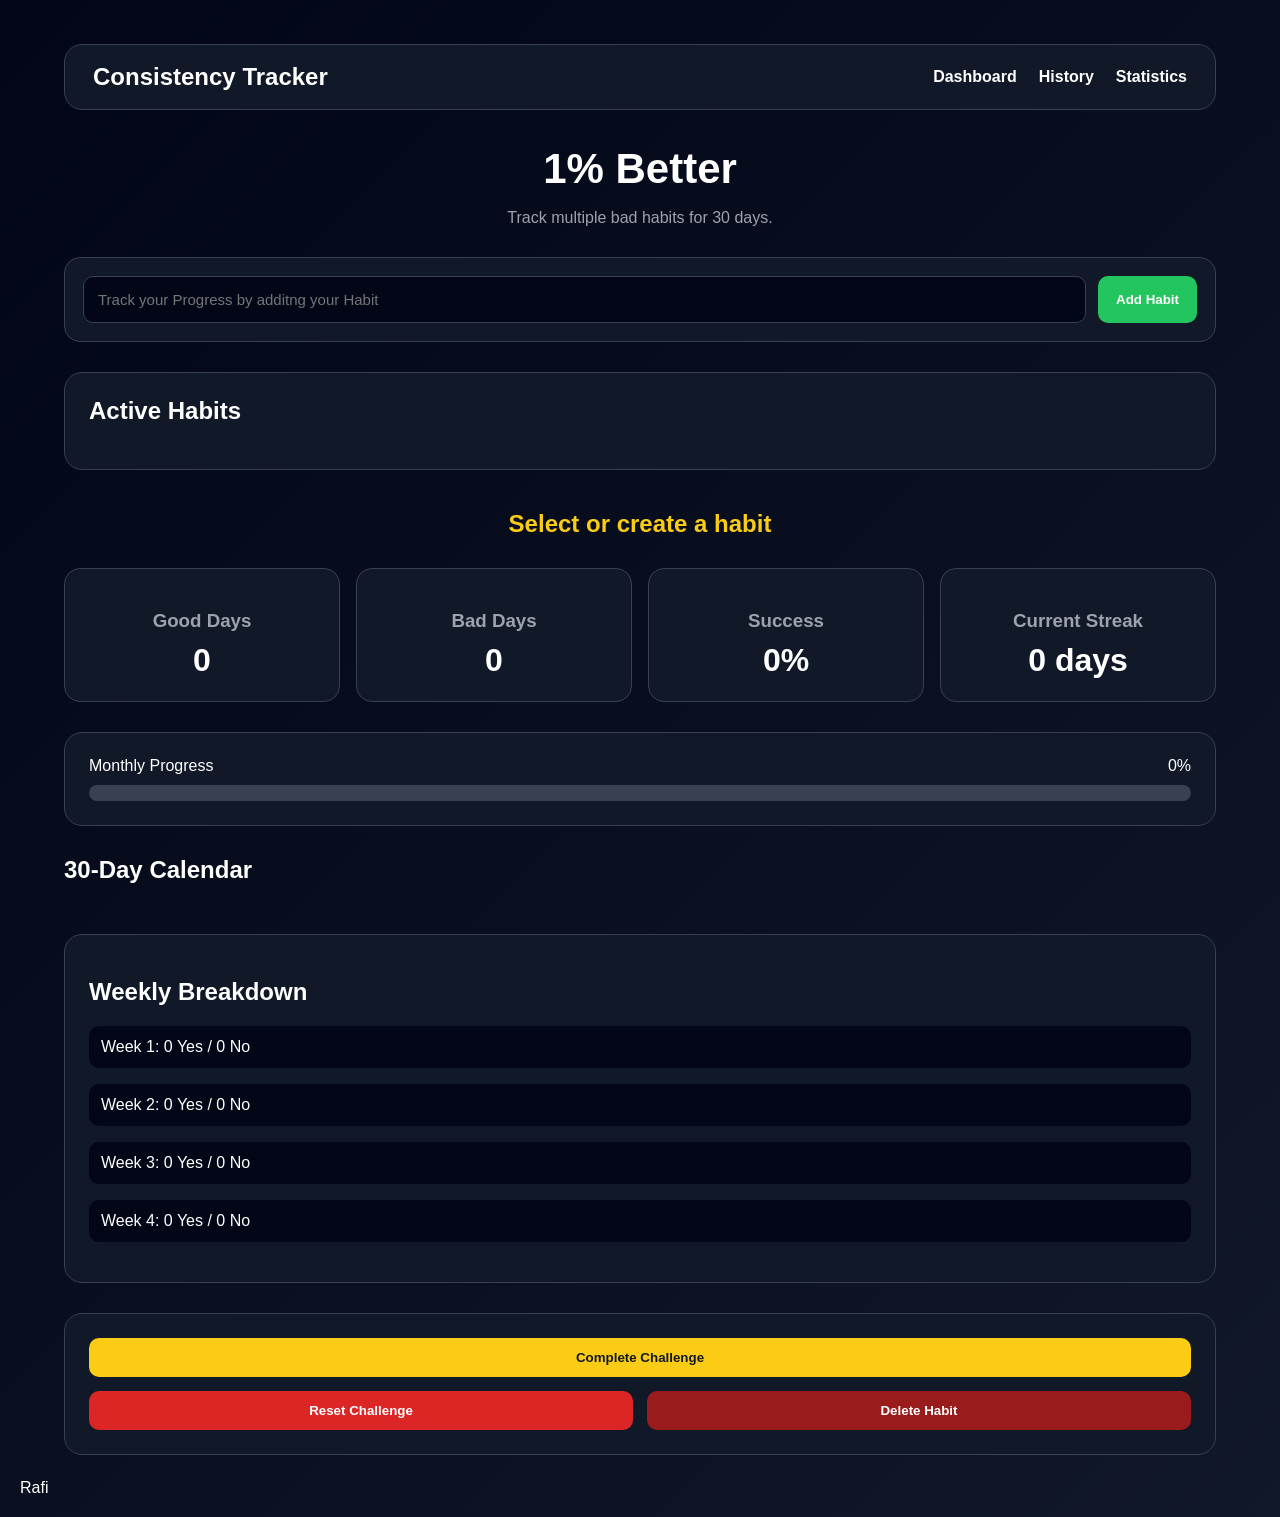
<file: index.html>
<!DOCTYPE html>
<html lang="en">
<head>
  <meta charset="UTF-8">
  <link rel="icon" href="data:,">
  <meta name="viewport" content="width=device-width, initial-scale=1.0">
  <title>Habit Tracker</title>
  <link rel="stylesheet" href="./style.css">
</head>
<body>

  <div class="app">
    <nav class="navbar">
      <h2>Consistency Tracker</h2>

      <div class="nav-links">
        <a href="index.html">Dashboard</a>
        <a href="history.html">History</a>
        <a href="stats.html">Statistics</a>
      </div>
    </nav>

    <header>
      <h1>1% Better</h1>
      <p>Track multiple bad habits for 30 days.</p>
    </header>

    <section class="habit-box">
      <input id="habitInput" type="text" placeholder="Track your Progress by additng your Habit">
      <button onclick="saveHabit()">Add Habit</button>
    </section>

    <section class="habit-list-section">
      <h2>Active Habits</h2>
      <div id="habitList" class="habit-list"></div>
    </section>

    <h2 id="habitTitle">Select or create a habit</h2>

    <section class="dashboard">
      <div class="stat-card">
        <h3>Good Days</h3>
        <p id="goodDays">0</p>
      </div>

      <div class="stat-card">
        <h3>Bad Days</h3>
        <p id="badDays">0</p>
      </div>

      <div class="stat-card">
        <h3>Success</h3>
        <p id="successRate">0%</p>
      </div>

      <div class="stat-card">
        <h3>Current Streak</h3>
        <p id="streak">0 days</p>
      </div>
    </section>

    <section class="progress-section">
      <div class="progress-info">
        <span>Monthly Progress</span>
        <span id="progressText">0%</span>
      </div>
      <div class="progress-bar">
        <div id="progressFill"></div>
      </div>
    </section>

    <section class="calendar-section">
      <h2>30-Day Calendar</h2>
      <div id="daysContainer" class="days"></div>
    </section>

    <section class="summary">
      <h2>Weekly Breakdown</h2>
      <p id="week1">Week 1: 0 Yes / 0 No</p>
      <p id="week2">Week 2: 0 Yes / 0 No</p>
      <p id="week3">Week 3: 0 Yes / 0 No</p>
      <p id="week4">Week 4: 0 Yes / 0 No</p>
    </section>

    <section class="action-panel">
      <button class="complete-btn" onclick="completeChallenge()">Complete Challenge</button>

      <div class="danger-actions">
        <button class="reset-btn" onclick="resetChallenge()">Reset Challenge</button>
        <button class="delete-btn" onclick="deleteHabit()">Delete Habit</button>
      </div>
    </section>
  </div>

  <footer> Rafi </footer>

  <script src="./app.js?v=10"></script>
</body>
</html>
</file>
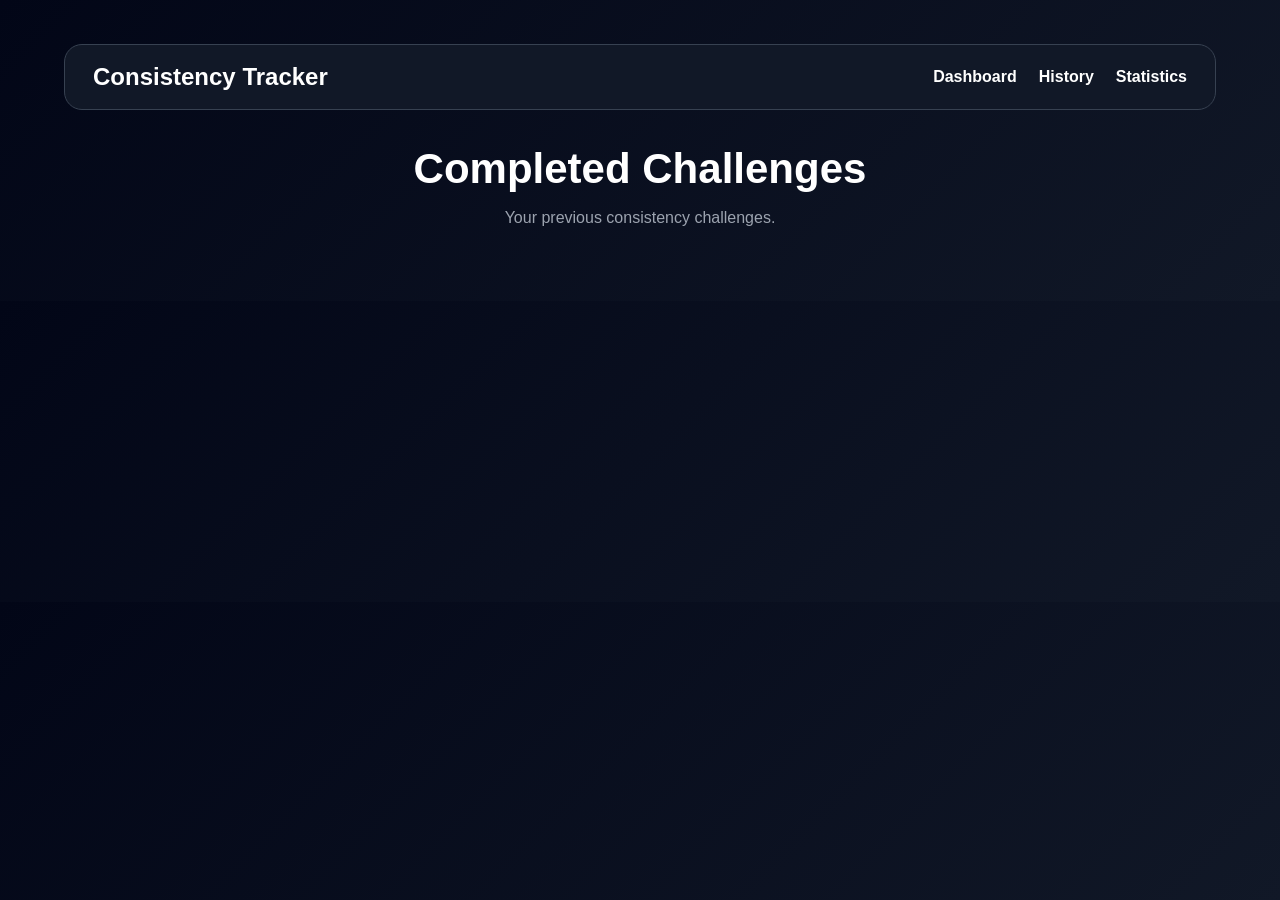
<file: history.html>
<!DOCTYPE html>
<html>
<head>
  <meta name="viewport" content="width=device-width, initial-scale=1.0">
  <title>History</title>
  <link rel="stylesheet" href="style.css">
</head>
<body>

<div class="app">

  <nav class="navbar">
    <h2>Consistency Tracker</h2>

    <div class="nav-links">
      <a href="index.html">Dashboard</a>
      <a href="history.html">History</a>
      <a href="stats.html">Statistics</a>
    </div>
  </nav>

  <header>
    <h1>Completed Challenges</h1>
    <p>Your previous consistency challenges.</p>
  </header>

  <div id="historyList" class="history-list"></div>

</div>

<script src="history.js"></script>

</body>
</html>
</file>
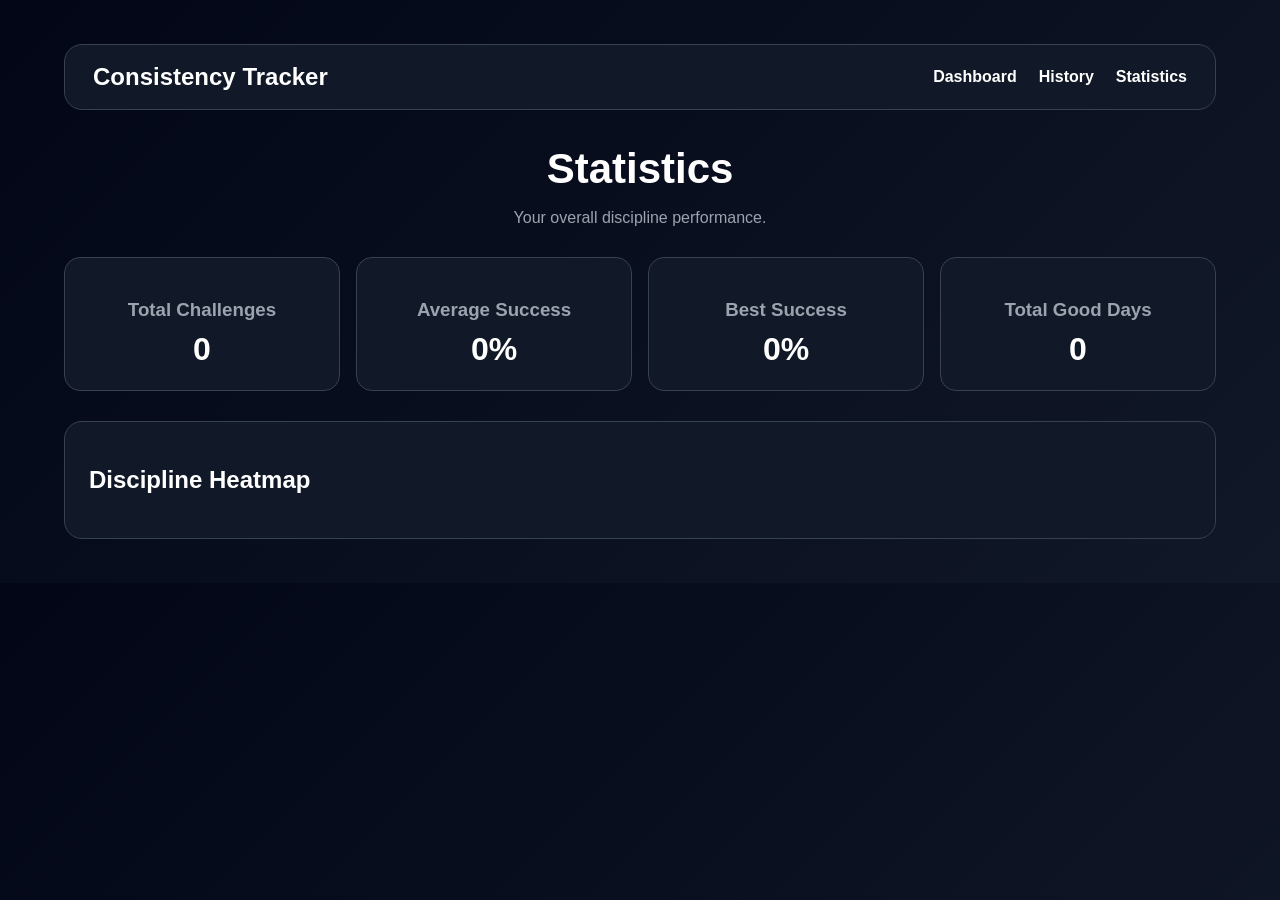
<file: stats.html>
<!DOCTYPE html>
<html>
<head>
  <meta name="viewport" content="width=device-width, initial-scale=1.0">
  <title>Statistics</title>
  <link rel="stylesheet" href="style.css">
</head>
<body>

<div class="app">

  <nav class="navbar">
    <h2>Consistency Tracker</h2>

    <div class="nav-links">
      <a href="index.html">Dashboard</a>
      <a href="history.html">History</a>
      <a href="stats.html">Statistics</a>
    </div>
  </nav>

  <header>
    <h1>Statistics</h1>
    <p>Your overall discipline performance.</p>
  </header>

  <section class="dashboard">
    <div class="stat-card">
      <h3>Total Challenges</h3>
      <p id="totalChallenges">0</p>
    </div>


    <div class="stat-card">
      <h3>Average Success</h3>
      <p id="averageSuccess">0%</p>
    </div>

    <div class="stat-card">
      <h3>Best Success</h3>
      <p id="bestSuccess">0%</p>
    </div>

    <div class="stat-card">
      <h3>Total Good Days</h3>
      <p id="totalGoodDays">0</p>
    </div>
  </section>

  <section class="heatmap-section">
  <h2>Discipline Heatmap</h2>
  <div id="heatmap" class="heatmap"></div>
</section>

</div>

<script src="stats.js"></script>
</body>
</html>
</file>
<file: style.css>
* {
  box-sizing: border-box;
}

body {
  font-family: Arial, sans-serif;
  background: linear-gradient(135deg, #020617, #111827);
  color: white;
  margin: 0;
  padding: 20px;
}

.app {
  max-width: 1200px;
  margin: auto;
  padding: 24px;
}

.navbar {
  background: #111827;
  border: 1px solid #374151;
  border-radius: 18px;
  padding: 18px 28px;
  margin-bottom: 35px;
  display: flex;
  justify-content: space-between;
  align-items: center;
}

.navbar h2 {
  margin: 0;
}

.nav-links {
  display: flex;
  gap: 22px;
}

.nav-links a {
  text-decoration: none;
  color: white;
  font-weight: 700;
}

.nav-links a:hover {
  color: #22c55e;
}

header {
  text-align: center;
  margin-bottom: 30px;
}

header h1 {
  font-size: 42px;
  margin-bottom: 8px;
}

header p {
  color: #9ca3af;
}

.habit-box {
  display: flex;
  gap: 12px;
  background: #111827;
  padding: 18px;
  border-radius: 16px;
  border: 1px solid #374151;
}

input {
  flex: 1;
  padding: 14px;
  border-radius: 10px;
  border: 1px solid #374151;
  background: #020617;
  color: white;
  font-size: 15px;
}

button {
  padding: 12px 18px;
  border: none;
  border-radius: 10px;
  background: #22c55e;
  color: white;
  cursor: pointer;
  font-weight: 700;
}

button:hover {
  opacity: 0.88;
}

.habit-list-section,
.progress-section,
.summary,
.action-panel,
.heatmap-section {
  background: #111827;
  border: 1px solid #374151;
  border-radius: 18px;
  padding: 24px;
  margin-top: 30px;
}

.habit-list-section h2 {
  margin-top: 0;
}

.habit-list {
  display: flex;
  flex-wrap: wrap;
  gap: 14px;
}

.habit-btn {
  background: #1f2937;
  border: 1px solid #374151;
  color: white;
  padding: 14px 22px;
  border-radius: 14px;
}

.habit-btn.active,
.habit-btn:hover {
  background: #22c55e;
  color: #052e16;
}

.empty-message {
  color: #9ca3af;
}

#habitTitle {
  margin-top: 40px;
  margin-bottom: 30px;
  text-align: center;
  color: #facc15;
}

.dashboard {
  display: grid;
  grid-template-columns: repeat(auto-fit, minmax(190px, 1fr));
  gap: 16px;
  margin-bottom: 30px;
}

.stat-card {
  background: #111827;
  border: 1px solid #374151;
  padding: 22px;
  border-radius: 16px;
  text-align: center;
}

.stat-card h3 {
  color: #9ca3af;
  margin-bottom: 10px;
}

.stat-card p {
  font-size: 32px;
  font-weight: 800;
  margin: 0;
}

.progress-info {
  display: flex;
  justify-content: space-between;
  margin-bottom: 10px;
}

.progress-bar {
  height: 16px;
  background: #374151;
  border-radius: 999px;
  overflow: hidden;
}

#progressFill {
  height: 100%;
  width: 0%;
  background: #22c55e;
  transition: 0.3s;
}

.calendar-section {
  margin-top: 30px;
}

.days {
  display: grid;
  grid-template-columns: repeat(auto-fit, minmax(135px, 1fr));
  gap: 14px;
}

.day-card {
  background: #111827;
  border: 1px solid #374151;
  padding: 15px;
  border-radius: 16px;
  text-align: center;
}

.day-card.good {
  border-color: #22c55e;
}

.day-card.bad {
  border-color: #ef4444;
}

.day-card h3 {
  margin-top: 0;
}

.status {
  margin: 10px 0;
  color: #d1d5db;
}

.btn-group {
  display: flex;
  gap: 8px;
  justify-content: center;
}

.yes {
  background: #16a34a;
}

.no,
.reset-btn {
  background: #dc2626;
}

.summary p {
  background: #020617;
  padding: 12px;
  border-radius: 10px;
}

.complete-btn {
  width: 100%;
  background: #facc15;
  color: #111827;
}

.danger-actions {
  display: flex;
  gap: 14px;
  margin-top: 14px;
}

.reset-btn,
.delete-btn {
  width: 100%;
}

.delete-btn {
  background: #991b1b;
}

.history-list {
  display: grid;
  grid-template-columns: repeat(auto-fit, minmax(280px, 1fr));
  gap: 20px;
}

.history-card {
  background: #111827;
  border: 1px solid #374151;
  border-radius: 18px;
  padding: 24px;
}

.history-card h3 {
  margin-top: 0;
  color: #22c55e;
}

.history-card p {
  color: #d1d5db;
}

.heatmap {
  display: grid;
  grid-template-columns: repeat(auto-fill, minmax(18px, 1fr));
  gap: 8px;
}

.heat-box {
  width: 18px;
  height: 18px;
  border-radius: 5px;
}

.good-box {
  background: #22c55e;
}

.bad-box {
  background: #ef4444;
}

.empty-box {
  background: #374151;
}

@media (max-width: 700px) {
  body {
    padding: 12px;
  }

  .app {
    padding: 12px;
  }

  .navbar {
    flex-direction: column;
    gap: 14px;
    text-align: center;
  }

  .nav-links {
    flex-wrap: wrap;
    justify-content: center;
    gap: 14px;
  }

  header h1 {
    font-size: 32px;
  }

  .habit-box {
    flex-direction: column;
  }

  .danger-actions {
    flex-direction: column;
  }

  .days {
    grid-template-columns: repeat(auto-fit, minmax(150px, 1fr));
  }
}
@media (max-width: 700px) {
  .history-list,
  .dashboard,
  .heatmap-section {
    width: 100%;
  }

  .history-card {
    font-size: 18px;
    padding: 24px;
  }

  .history-card h3 {
    font-size: 22px;
  }

  .history-card p {
    font-size: 18px;
  }

  .dashboard {
    grid-template-columns: 1fr;
  }

  .stat-card {
    padding: 28px 20px;
  }

  .stat-card h3 {
    font-size: 18px;
  }

  .stat-card p {
    font-size: 36px;
  }

  .heatmap-section h2 {
    font-size: 24px;
  }

  .heatmap {
    grid-template-columns: repeat(auto-fill, minmax(16px, 16px));
    justify-content: flex-start;
  }

  .heat-box {
    width: 16px;
    height: 16px;
  }
}
.footer {
  text-align:center;
  font-family: 'Franklin Gothic Medium', 'Arial Narrow', Arial, sans-serif;

}
</file>
